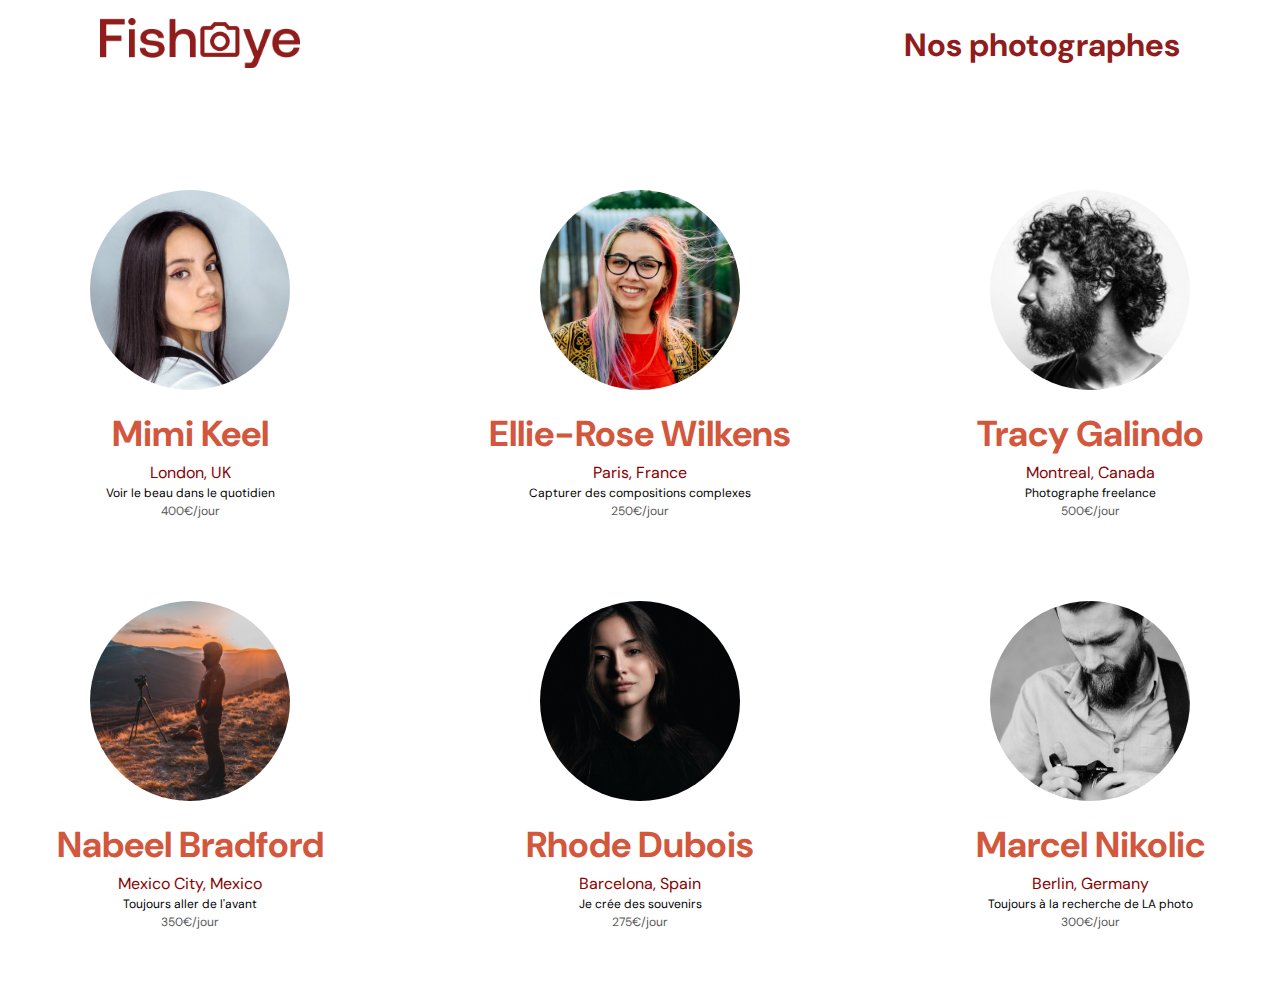
<file: index.html>
<!DOCTYPE html>
<html lang="fr">
  <head>
    <meta charset="utf-8">
    <meta name="viewport" content="width=device-width, initial-scale=1">
    <link href="css/style.css" rel="stylesheet" type="text/css">
    <link rel="icon" type="image/png" href="assets/favicon.png">
    <link href="https://fonts.googleapis.com/css?family=DM+Sans&display=swap" rel="stylesheet">
    <title>Fisheye - Accueil</title>
  </head>
  <body>
    <header role="banner" class="header">
      <a role="link" href="index.html">
        <img role="img" class="logo" alt="Page d'accueil FishEye" src="assets/images/logo.png"/>
      </a>
        <h1>Nos photographes</h1>
    </header>

    <main onclick="openLightbox(this.firstElementChild)" role="main" class="main">
        <div class="photographer_section"></div>
    </main>

    <script src="scripts/factories/photographer.js"></script>
    <script src="scripts/pages/index.js"></script>
  </body>
</html>
</file>
<file: css/style.css>
body {
    font-family: "DM Sans", sans-serif;
    margin: auto;
    max-width: 1280px;
}


header {
    display: flex;
    flex-direction: row;
    justify-content: space-between;
    align-items: center;
    height: 90px;
}

h1 {
    color: #901C1C;
    margin-right: 100px;
}

.logo {
    height: 50px;
    margin-left: 100px;
}

.photographer_section {
    display: grid;
    grid-template-columns: 1fr 1fr 1fr;
    gap: 70px;
    margin-top: 100px;
    padding-bottom: 50px;
}

.photographer_section article {
    justify-self: center;
    display: flex;
    justify-content: center;
    align-items: center;
    flex-direction: column;
}

.photographer_section a {
    display: flex;
    flex-direction: column;
    align-items: center;
    text-decoration: none;
}

article h2 {
    color: #D3573C;
    font-size: 36px;
    margin-top: 20px;
    margin-bottom: 0;
}

.photographer_section img {
    height: 200px;
    width: 200px;
    border-radius: 50%;
    object-fit: cover;
}

.photographer_section article img:hover {
    cursor: pointer;
}

article .location {
    margin-top: 5px;
    margin-bottom: 0;
    color: darkred;
}

article .tagline {
    margin-top: 2px;
    margin-bottom: 0;
    font-size: 12px;
}

.photographer_section article .price {
    margin-top: 2px;
    color: #575757;
    font-size: 12px;
}
</file>
